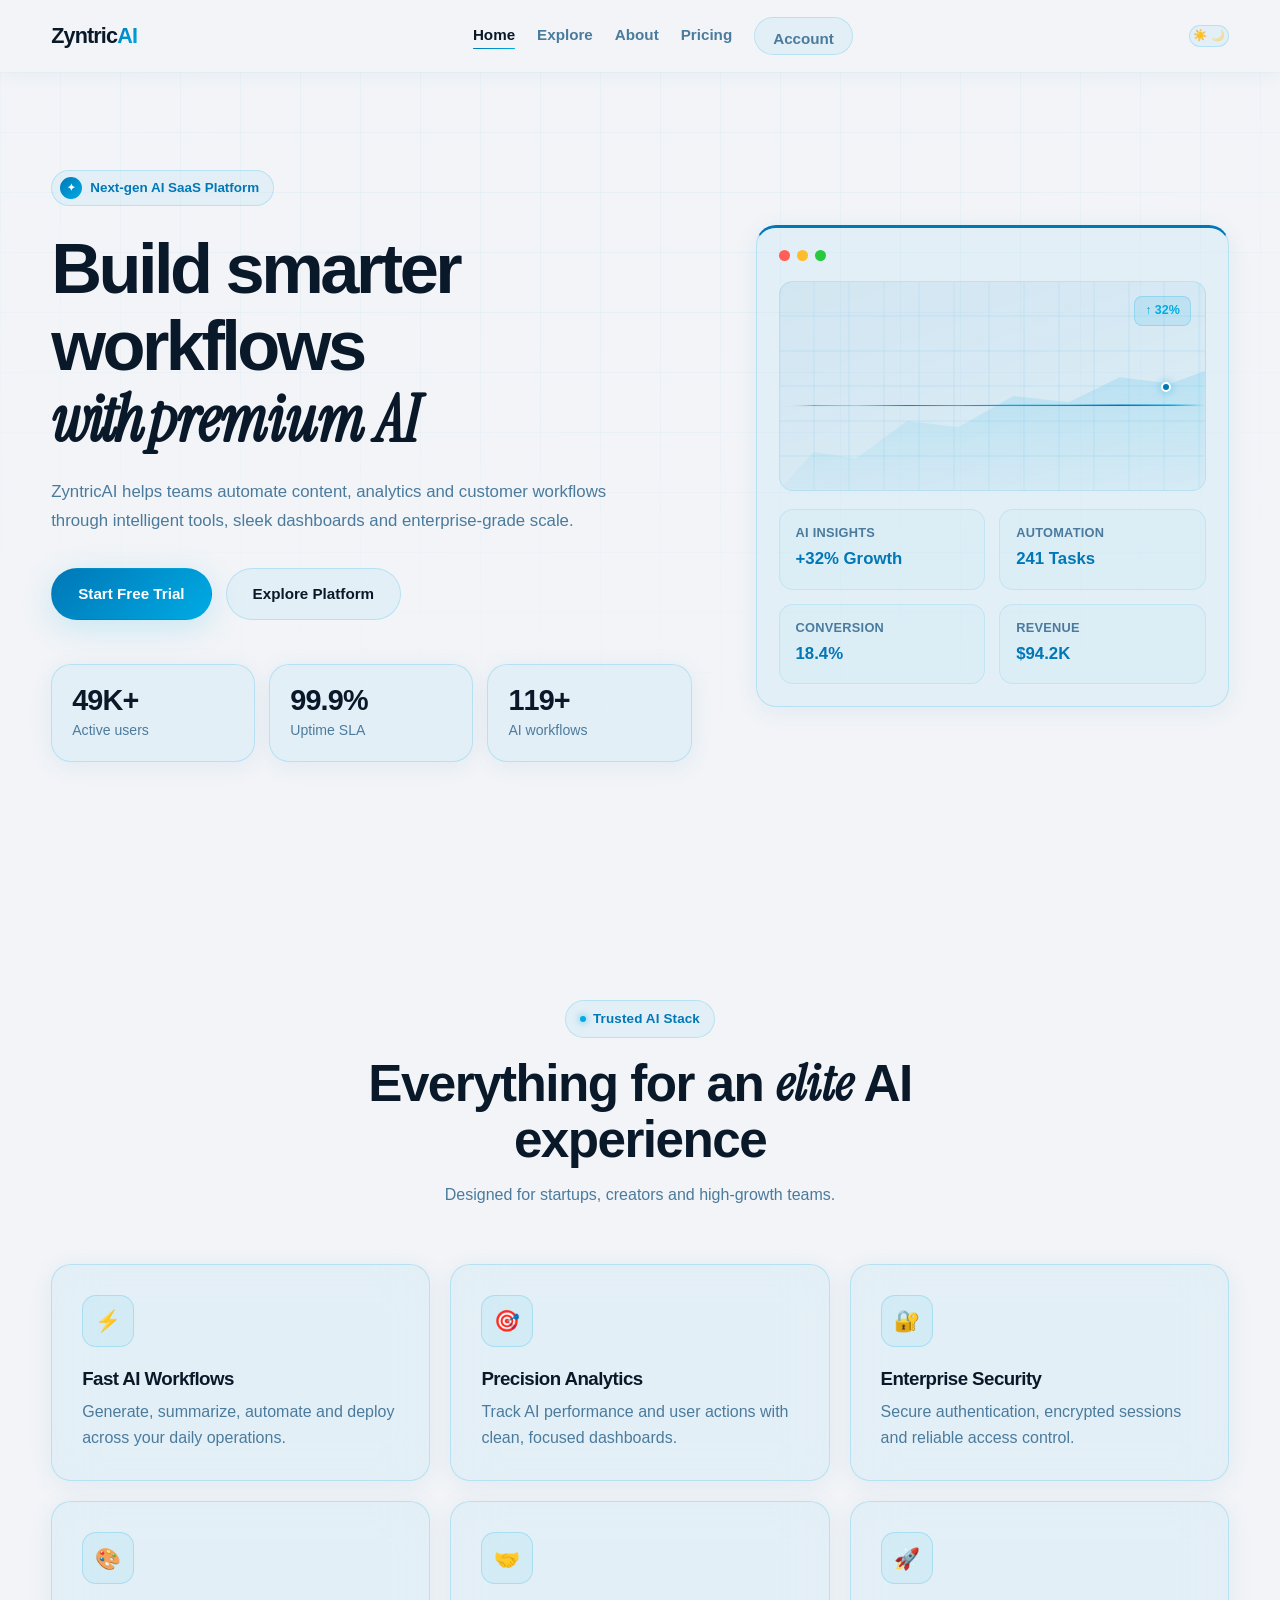
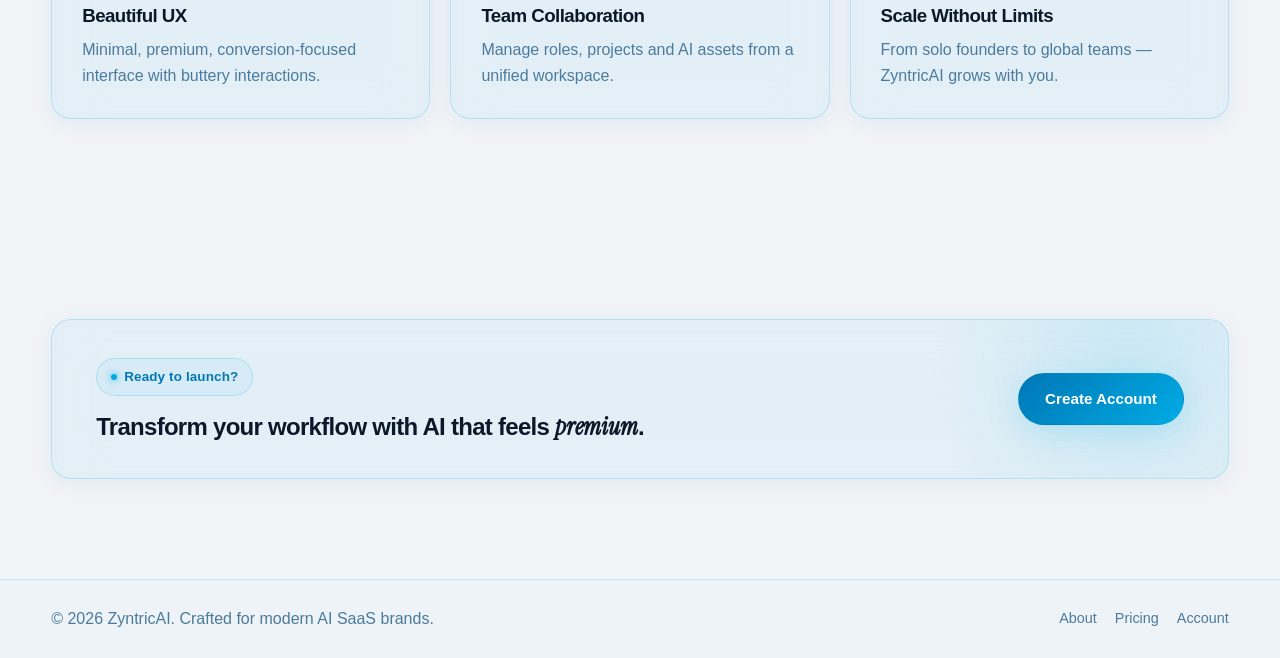
<file: index.html>
<!DOCTYPE html>
<html lang="en">
<head>
  <meta charset="UTF-8" />
  <meta name="viewport" content="width=device-width, initial-scale=1.0" />
  <title>ZyntricAI - AI SaaS Platform</title>
  <link rel="preconnect" href="https://fonts.googleapis.com">
  <link rel="preconnect" href="https://fonts.gstatic.com" crossorigin>
  <link href="https://fonts.googleapis.com/css2?family=Cabinet+Grotesk:wght@400;500;700;800;900&family=Instrument+Serif:ital@0;1&display=swap" rel="stylesheet">
  <link rel="stylesheet" href="css/common.css" />
  <link rel="stylesheet" href="css/home.css" />
</head>
<body>
      </div>

  <div class="bg-blur blur-1"></div>
  <div class="bg-blur blur-2"></div>

  <header class="header">
    <div class="container nav">
      <a href="index.html" class="logo">Zyntric<span>AI</span></a>
      <nav class="nav-links" id="navLinks">
        <a href="index.html" class="active">Home</a>
        <a href="explore.html">Explore</a>
        <a href="about.html">About</a>
        <a href="pricing.html">Pricing</a>
        <a href="account.html" class="btn btn-nav">Account</a>
      </nav>
      <button class="theme-toggle" id="themeToggle" onclick="toggleTheme()" aria-label="Toggle theme"></button>
      <button class="menu-toggle" id="menuToggle">☰</button>
    </div>
  </header>

  <main>
    <section class="hero section">
      <div class="container hero-grid">
        <div class="hero-content reveal">
          <div class="hero-eyebrow">
            <span class="dot">✦</span>
            Next-gen AI SaaS Platform
          </div>
          <h1>
            Build smarter workflows
            <span class="line2">with <em>premium AI</em></span>
          </h1>
          <p>ZyntricAI helps teams automate content, analytics and customer workflows through intelligent tools, sleek dashboards and enterprise-grade scale.</p>
          <div class="hero-actions">
            <a href="pricing.html" class="btn btn-primary">Start Free Trial</a>
            <a href="explore.html" class="btn btn-secondary">Explore Platform</a>
          </div>
          <div class="stats">
            <div class="stat-card">
              <h3 data-count="50" data-suffix="K+">50K+</h3>
              <p>Active users</p>
            </div>
            <div class="stat-card">
              <h3 data-count="99.9" data-suffix="%">99.9%</h3>
              <p>Uptime SLA</p>
            </div>
            <div class="stat-card">
              <h3 data-count="120" data-suffix="+">120+</h3>
              <p>AI workflows</p>
            </div>
          </div>
        </div>

        <div class="hero-visual reveal">
          <div class="dashboard-card floating">
            <div class="dash-top">
              <span></span><span></span><span></span>
            </div>
            <div class="chart-box">
              <div class="chart-line"></div>
              <span class="chart-label">↑ 32%</span>
            </div>
            <div class="mini-grid">
              <div class="mini-card">
                <h4>AI Insights</h4>
                <p>+32% Growth</p>
              </div>
              <div class="mini-card">
                <h4>Automation</h4>
                <p>241 Tasks</p>
              </div>
              <div class="mini-card">
                <h4>Conversion</h4>
                <p>18.4%</p>
              </div>
              <div class="mini-card">
                <h4>Revenue</h4>
                <p>$94.2K</p>
              </div>
            </div>
          </div>
        </div>
      </div>
    </section>

    <section class="section">
      <div class="container">
        <div class="section-head reveal">
          <span class="section-label">Trusted AI Stack</span>
          <h2>Everything for an <em>elite</em> AI experience</h2>
          <p>Designed for startups, creators and high-growth teams.</p>
        </div>
        <div class="feature-grid">
          <div class="feature-card reveal">
            <div class="icon">⚡</div>
            <h3>Fast AI Workflows</h3>
            <p>Generate, summarize, automate and deploy across your daily operations.</p>
          </div>
          <div class="feature-card reveal">
            <div class="icon">🎯</div>
            <h3>Precision Analytics</h3>
            <p>Track AI performance and user actions with clean, focused dashboards.</p>
          </div>
          <div class="feature-card reveal">
            <div class="icon">🔐</div>
            <h3>Enterprise Security</h3>
            <p>Secure authentication, encrypted sessions and reliable access control.</p>
          </div>
          <div class="feature-card reveal">
            <div class="icon">🎨</div>
            <h3>Beautiful UX</h3>
            <p>Minimal, premium, conversion-focused interface with buttery interactions.</p>
          </div>
          <div class="feature-card reveal">
            <div class="icon">🤝</div>
            <h3>Team Collaboration</h3>
            <p>Manage roles, projects and AI assets from a unified workspace.</p>
          </div>
          <div class="feature-card reveal">
            <div class="icon">🚀</div>
            <h3>Scale Without Limits</h3>
            <p>From solo founders to global teams — ZyntricAI grows with you.</p>
          </div>
        </div>
      </div>
    </section>

    <section class="section cta-section">
      <div class="container cta-box reveal">
        <div>
          <span class="section-label">Ready to launch?</span>
          <h2>Transform your workflow with AI that feels <em>premium</em>.</h2>
        </div>
        <a href="account.html" class="btn btn-primary">Create Account</a>
      </div>
    </section>
  </main>

  <footer class="footer">
    <div class="container footer-wrap">
      <p>© 2026 ZyntricAI. Crafted for modern AI SaaS brands.</p>
      <div class="footer-links">
        <a href="about.html">About</a>
        <a href="pricing.html">Pricing</a>
        <a href="account.html">Account</a>
      </div>
    </div>
  </footer>

  <script src="script.js"></script>
</body>
</html>
</file>
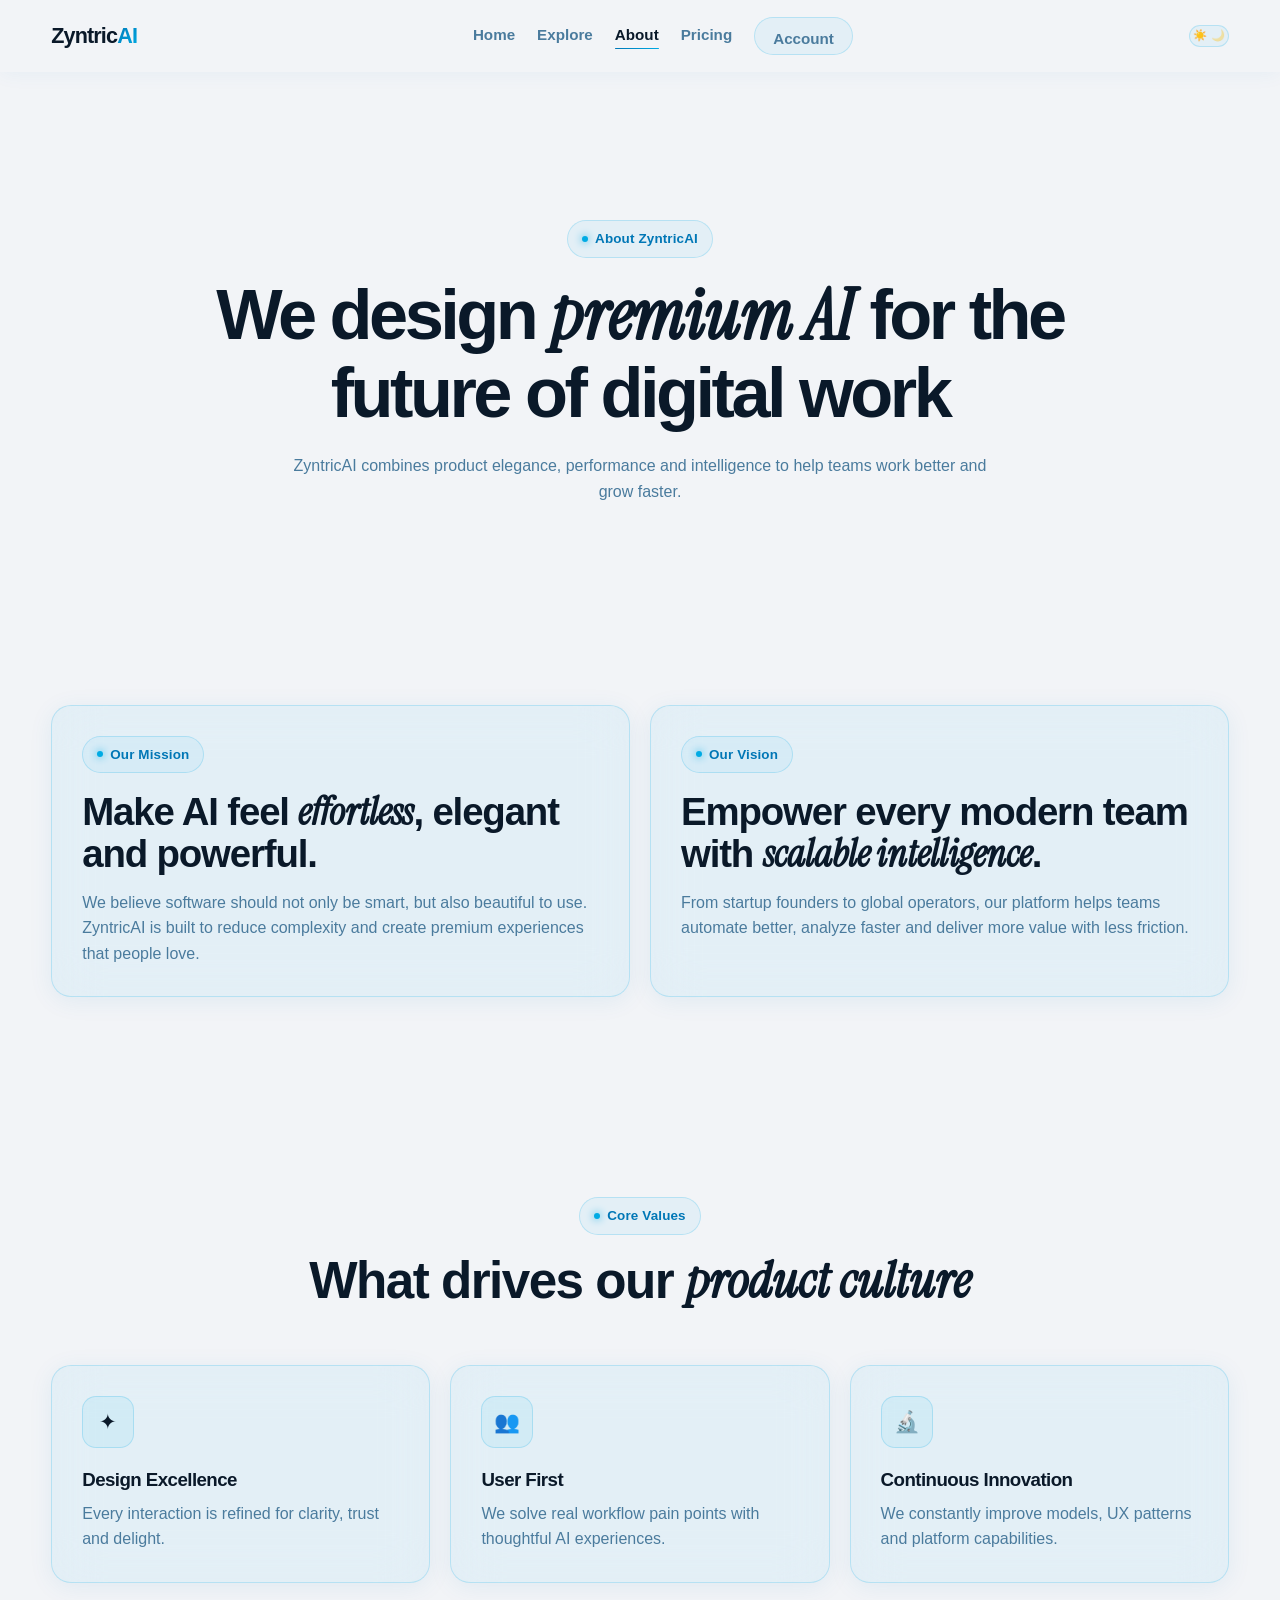
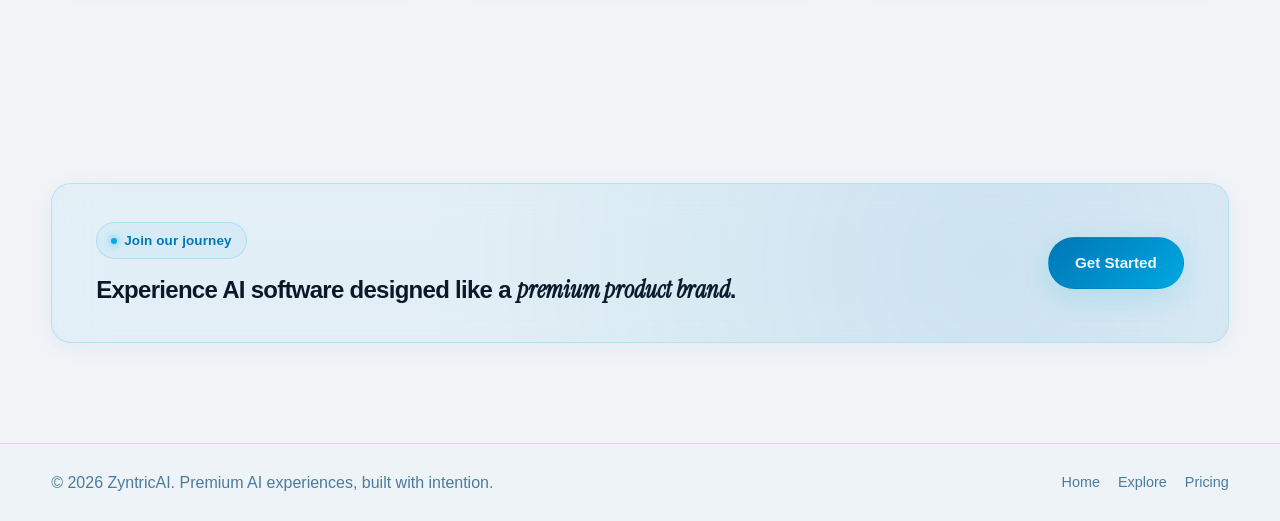
<file: about.html>
<!DOCTYPE html>
<html lang="en">
<head>
  <meta charset="UTF-8" />
  <meta name="viewport" content="width=device-width, initial-scale=1.0" />
  <title>About Us - ZyntricAI</title>
  <link rel="preconnect" href="https://fonts.googleapis.com">
  <link rel="preconnect" href="https://fonts.gstatic.com" crossorigin>
  <link href="https://fonts.googleapis.com/css2?family=Cabinet+Grotesk:wght@400;500;700;800;900&family=Instrument+Serif:ital@0;1&display=swap" rel="stylesheet">
  <link rel="stylesheet" href="css/common.css" />
  <link rel="stylesheet" href="css/about.css" />
</head>
<body>
      </div>

  <div class="bg-blur blur-1"></div>
  <div class="bg-blur blur-2"></div>

  <header class="header">
    <div class="container nav">
      <a href="index.html" class="logo">Zyntric<span>AI</span></a>
      <nav class="nav-links" id="navLinks">
        <a href="index.html">Home</a>
        <a href="explore.html">Explore</a>
        <a href="about.html" class="active">About</a>
        <a href="pricing.html">Pricing</a>
        <a href="account.html" class="btn btn-nav">Account</a>
      </nav>
      <button class="theme-toggle" id="themeToggle" onclick="toggleTheme()" aria-label="Toggle theme"></button>
      <button class="menu-toggle" id="menuToggle">☰</button>
    </div>
  </header>

  <main class="page-main">
    <section class="page-hero section">
      <div class="container reveal">
        <span class="badge">About ZyntricAI</span>
        <h1>We design <em>premium AI</em> for the future of digital work</h1>
        <p>ZyntricAI combines product elegance, performance and intelligence to help teams work better and grow faster.</p>
      </div>
    </section>

    <section class="section">
      <div class="container split-section">
        <div class="split-card reveal">
          <span class="section-label">Our Mission</span>
          <h2>Make AI feel <em>effortless</em>, elegant and powerful.</h2>
          <p>We believe software should not only be smart, but also beautiful to use. ZyntricAI is built to reduce complexity and create premium experiences that people love.</p>
        </div>
        <div class="split-card reveal">
          <span class="section-label">Our Vision</span>
          <h2>Empower every modern team with <em>scalable intelligence</em>.</h2>
          <p>From startup founders to global operators, our platform helps teams automate better, analyze faster and deliver more value with less friction.</p>
        </div>
      </div>
    </section>

    <section class="section">
      <div class="container">
        <div class="section-head reveal">
          <span class="section-label">Core Values</span>
          <h2>What drives our <em>product culture</em></h2>
        </div>
        <div class="cards-3">
          <div class="feature-card reveal">
            <div class="icon">✦</div>
            <h3>Design Excellence</h3>
            <p>Every interaction is refined for clarity, trust and delight.</p>
          </div>
          <div class="feature-card reveal">
            <div class="icon">👥</div>
            <h3>User First</h3>
            <p>We solve real workflow pain points with thoughtful AI experiences.</p>
          </div>
          <div class="feature-card reveal">
            <div class="icon">🔬</div>
            <h3>Continuous Innovation</h3>
            <p>We constantly improve models, UX patterns and platform capabilities.</p>
          </div>
        </div>
      </div>
    </section>

    <section class="section cta-section">
      <div class="container cta-box reveal">
        <div>
          <span class="section-label">Join our journey</span>
          <h2>Experience AI software designed like a <em>premium product brand</em>.</h2>
        </div>
        <a href="account.html" class="btn btn-primary">Get Started</a>
      </div>
    </section>
  </main>

  <footer class="footer">
    <div class="container footer-wrap">
      <p>© 2026 ZyntricAI. Premium AI experiences, built with intention.</p>
      <div class="footer-links">
        <a href="index.html">Home</a>
        <a href="explore.html">Explore</a>
        <a href="pricing.html">Pricing</a>
      </div>
    </div>
  </footer>

  <script src="script.js"></script>
</body>
</html>
</file>
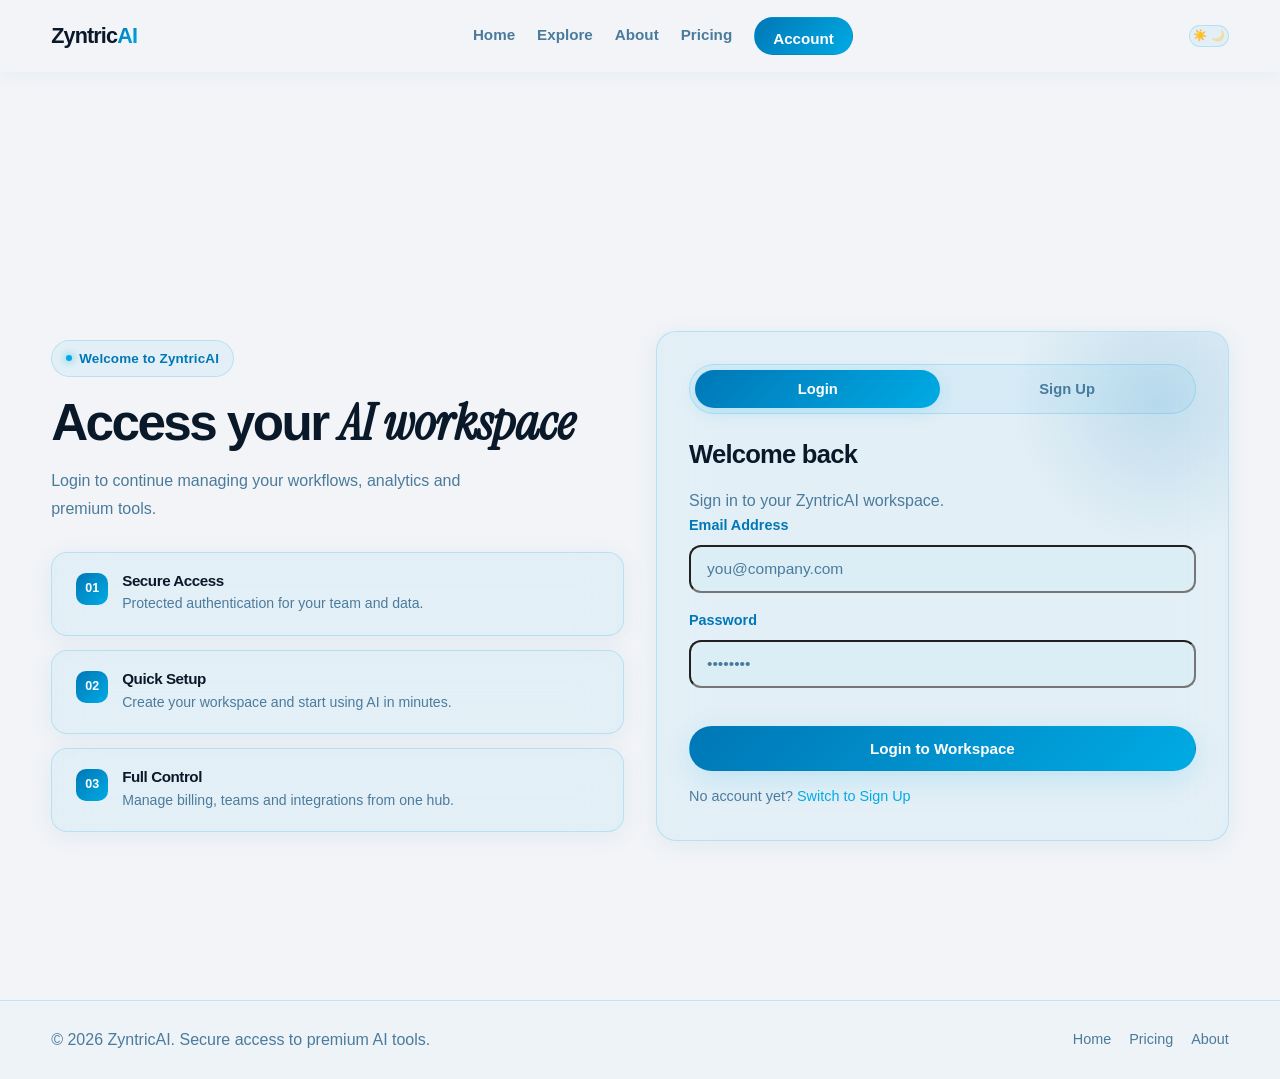
<file: account.html>
<!DOCTYPE html>
<html lang="en">
<head>
  <meta charset="UTF-8" />
  <meta name="viewport" content="width=device-width, initial-scale=1.0" />
  <title>Account - ZyntricAI</title>
  <link rel="preconnect" href="https://fonts.googleapis.com">
  <link rel="preconnect" href="https://fonts.gstatic.com" crossorigin>
  <link href="https://fonts.googleapis.com/css2?family=Cabinet+Grotesk:wght@400;500;700;800;900&family=Instrument+Serif:ital@0;1&display=swap" rel="stylesheet">
  <link rel="stylesheet" href="css/common.css" />
  <link rel="stylesheet" href="css/account.css" />
</head>
<body>
      </div>

  <div class="bg-blur blur-1"></div>
  <div class="bg-blur blur-2"></div>

  <header class="header">
    <div class="container nav">
      <a href="index.html" class="logo">Zyntric<span>AI</span></a>
      <nav class="nav-links" id="navLinks">
        <a href="index.html">Home</a>
        <a href="explore.html">Explore</a>
        <a href="about.html">About</a>
        <a href="pricing.html">Pricing</a>
        <a href="account.html" class="btn btn-nav active-btn">Account</a>
      </nav>
      <button class="theme-toggle" id="themeToggle" onclick="toggleTheme()" aria-label="Toggle theme"></button>
      <button class="menu-toggle" id="menuToggle">☰</button>
    </div>
  </header>

  <main class="page-main">
    <section class="section account-section">
      <div class="container account-wrap">
        <div class="account-info reveal">
          <span class="badge">Welcome to ZyntricAI</span>
          <h1>Access your <em>AI workspace</em></h1>
          <p>Login to continue managing your workflows, analytics and premium tools.</p>
          <div class="account-points">
            <div class="point-card">
              <div class="point-num">01</div>
              <div>
                <h4>Secure Access</h4>
                <p>Protected authentication for your team and data.</p>
              </div>
            </div>
            <div class="point-card">
              <div class="point-num">02</div>
              <div>
                <h4>Quick Setup</h4>
                <p>Create your workspace and start using AI in minutes.</p>
              </div>
            </div>
            <div class="point-card">
              <div class="point-num">03</div>
              <div>
                <h4>Full Control</h4>
                <p>Manage billing, teams and integrations from one hub.</p>
              </div>
            </div>
          </div>
        </div>

        <div class="auth-card reveal">
          <div class="auth-tabs">
            <button class="tab-btn active" data-tab="login">Login</button>
            <button class="tab-btn" data-tab="signup">Sign Up</button>
          </div>
          <div class="auth-content">
            <form id="login" class="auth-form active-form">
              <h2>Welcome back</h2>
              <p>Sign in to your ZyntricAI workspace.</p>
              <div class="input-group">
                <label>Email Address</label>
                <input type="email" placeholder="you@company.com" required />
              </div>
              <div class="input-group">
                <label>Password</label>
                <input type="password" placeholder="••••••••" required />
              </div>
              <button type="submit" class="btn btn-primary full-btn">Login to Workspace</button>
              <p class="form-text">No account yet? <a href="#">Switch to Sign Up</a></p>
            </form>

            <form id="signup" class="auth-form">
              <h2>Create account</h2>
              <p>Start your free ZyntricAI workspace today.</p>
              <div class="input-group">
                <label>Full Name</label>
                <input type="text" placeholder="Your full name" required />
              </div>
              <div class="input-group">
                <label>Email Address</label>
                <input type="email" placeholder="you@company.com" required />
              </div>
              <div class="input-group">
                <label>Password</label>
                <input type="password" placeholder="Create a strong password" required />
              </div>
              <button type="submit" class="btn btn-primary full-btn">Create Account</button>
              <p class="form-text">Already have an account? <a href="#">Switch to Login</a></p>
            </form>
          </div>
        </div>
      </div>
    </section>
  </main>

  <footer class="footer">
    <div class="container footer-wrap">
      <p>© 2026 ZyntricAI. Secure access to premium AI tools.</p>
      <div class="footer-links">
        <a href="index.html">Home</a>
        <a href="pricing.html">Pricing</a>
        <a href="about.html">About</a>
      </div>
    </div>
  </footer>

  <script src="script.js"></script>
</body>
</html>
</file>
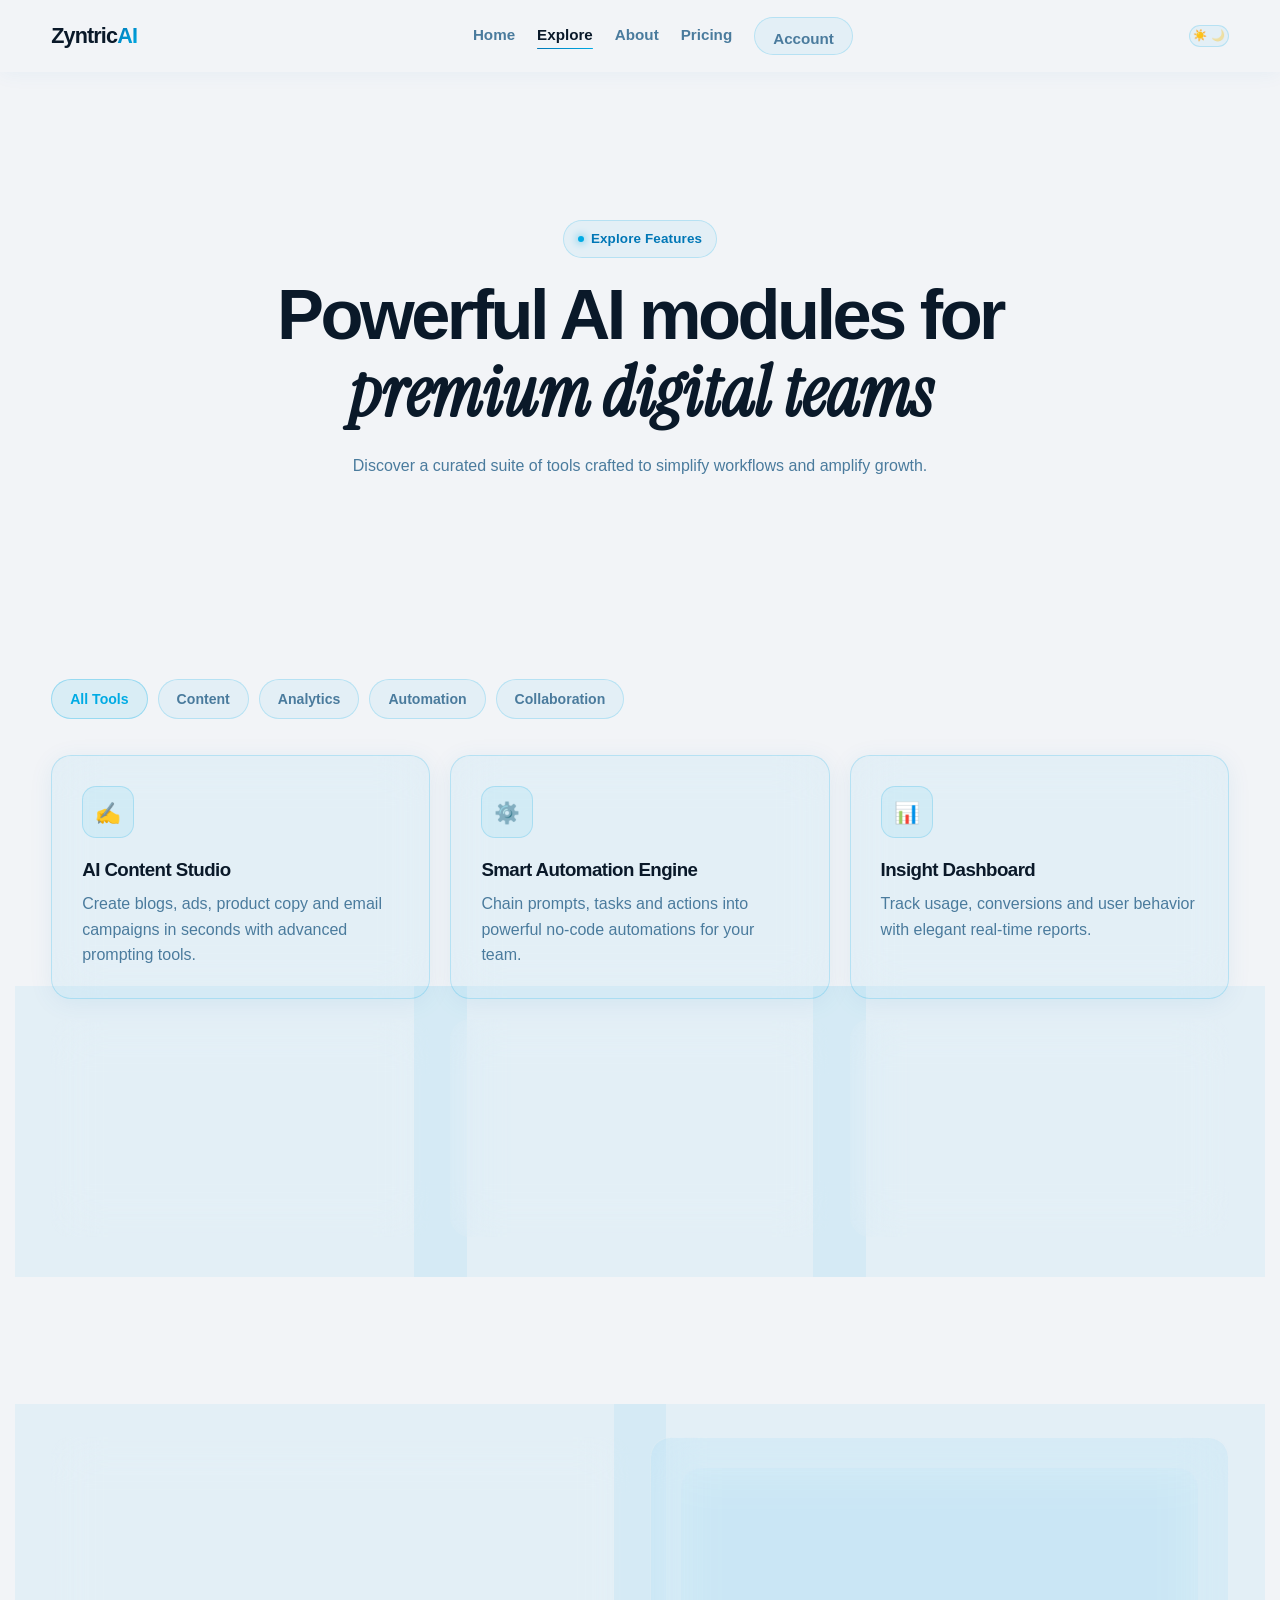
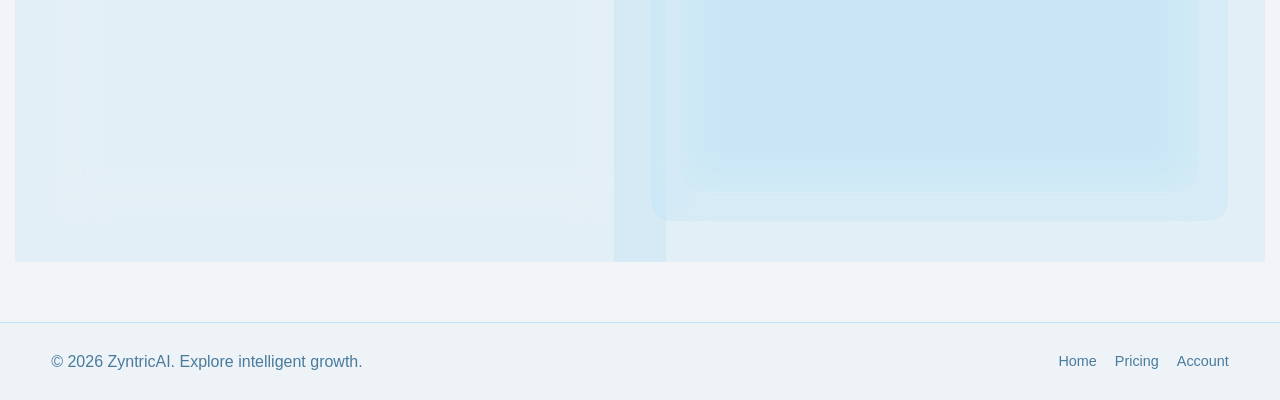
<file: explore.html>
<!DOCTYPE html>
<html lang="en">
<head>
  <meta charset="UTF-8" />
  <meta name="viewport" content="width=device-width, initial-scale=1.0" />
  <title>Explore - ZyntricAI</title>
  <link rel="preconnect" href="https://fonts.googleapis.com">
  <link rel="preconnect" href="https://fonts.gstatic.com" crossorigin>
  <link href="https://fonts.googleapis.com/css2?family=Cabinet+Grotesk:wght@400;500;700;800;900&family=Instrument+Serif:ital@0;1&display=swap" rel="stylesheet">
  <link rel="stylesheet" href="css/common.css" />
  <link rel="stylesheet" href="css/explore.css" />
</head>
<body>
      </div>

  <div class="bg-blur blur-1"></div>
  <div class="bg-blur blur-2"></div>

  <header class="header">
    <div class="container nav">
      <a href="index.html" class="logo">Zyntric<span>AI</span></a>
      <nav class="nav-links" id="navLinks">
        <a href="index.html">Home</a>
        <a href="explore.html" class="active">Explore</a>
        <a href="about.html">About</a>
        <a href="pricing.html">Pricing</a>
        <a href="account.html" class="btn btn-nav">Account</a>
      </nav>
      <button class="theme-toggle" id="themeToggle" onclick="toggleTheme()" aria-label="Toggle theme"></button>
      <button class="menu-toggle" id="menuToggle">☰</button>
    </div>
  </header>

  <main class="page-main">
    <section class="page-hero section">
      <div class="container reveal">
        <span class="badge">Explore Features</span>
        <h1>Powerful AI modules for <em>premium digital teams</em></h1>
        <p>Discover a curated suite of tools crafted to simplify workflows and amplify growth.</p>
      </div>
    </section>

    <section class="section">
      <div class="container">
        <div class="category-chips reveal">
          <span class="chip active">All Tools</span>
          <span class="chip">Content</span>
          <span class="chip">Analytics</span>
          <span class="chip">Automation</span>
          <span class="chip">Collaboration</span>
        </div>
        <div class="cards-3">
          <div class="feature-card reveal">
            <div class="icon">✍️</div>
            <h3>AI Content Studio</h3>
            <p>Create blogs, ads, product copy and email campaigns in seconds with advanced prompting tools.</p>
          </div>
          <div class="feature-card reveal">
            <div class="icon">⚙️</div>
            <h3>Smart Automation Engine</h3>
            <p>Chain prompts, tasks and actions into powerful no-code automations for your team.</p>
          </div>
          <div class="feature-card reveal">
            <div class="icon">📊</div>
            <h3>Insight Dashboard</h3>
            <p>Track usage, conversions and user behavior with elegant real-time reports.</p>
          </div>
          <div class="feature-card reveal">
            <div class="icon">👥</div>
            <h3>Team Workspace</h3>
            <p>Collaborate with multi-user roles, project spaces and shared prompt libraries.</p>
          </div>
          <div class="feature-card reveal">
            <div class="icon">🔗</div>
            <h3>API Integrations</h3>
            <p>Connect CRMs, marketing stacks and internal systems through modern APIs.</p>
          </div>
          <div class="feature-card reveal">
            <div class="icon">🎨</div>
            <h3>Brand Customization</h3>
            <p>Fine-tune colors, logos and AI behaviors to match your premium brand identity.</p>
          </div>
        </div>
      </div>
    </section>

    <section class="section">
      <div class="container split-section">
        <div class="split-card reveal">
          <span class="section-label">Why Teams Love ZyntricAI</span>
          <h2>Built for speed, elegance and <em>intelligent scale</em>.</h2>
          <ul class="styled-list">
            <li>Modern UI with premium polish</li>
            <li>Lightning-fast user flows</li>
            <li>Secure team collaboration</li>
            <li>Flexible integrations and APIs</li>
            <li>Conversion-first product thinking</li>
          </ul>
        </div>
        <div class="split-card glow-card reveal">
          <div class="glass-panel">
            <h3>AI Command Center</h3>
            <p>Manage prompts, users, automations, billing and analytics from a sleek control hub.</p>
            <div class="progress-group">
              <div class="progress-item">
                <div class="progress-header">
                  <span>Workflow Efficiency</span>
                  <span class="progress-val">88%</span>
                </div>
                <div class="progress"><div style="width:88%"></div></div>
              </div>
              <div class="progress-item">
                <div class="progress-header">
                  <span>Conversion Rate</span>
                  <span class="progress-val">72%</span>
                </div>
                <div class="progress"><div style="width:72%"></div></div>
              </div>
              <div class="progress-item">
                <div class="progress-header">
                  <span>User Satisfaction</span>
                  <span class="progress-val">93%</span>
                </div>
                <div class="progress"><div style="width:93%"></div></div>
              </div>
            </div>
          </div>
        </div>
      </div>
    </section>
  </main>

  <footer class="footer">
    <div class="container footer-wrap">
      <p>© 2026 ZyntricAI. Explore intelligent growth.</p>
      <div class="footer-links">
        <a href="index.html">Home</a>
        <a href="pricing.html">Pricing</a>
        <a href="account.html">Account</a>
      </div>
    </div>
  </footer>

  <script src="script.js"></script>
</body>
</html>
</file>
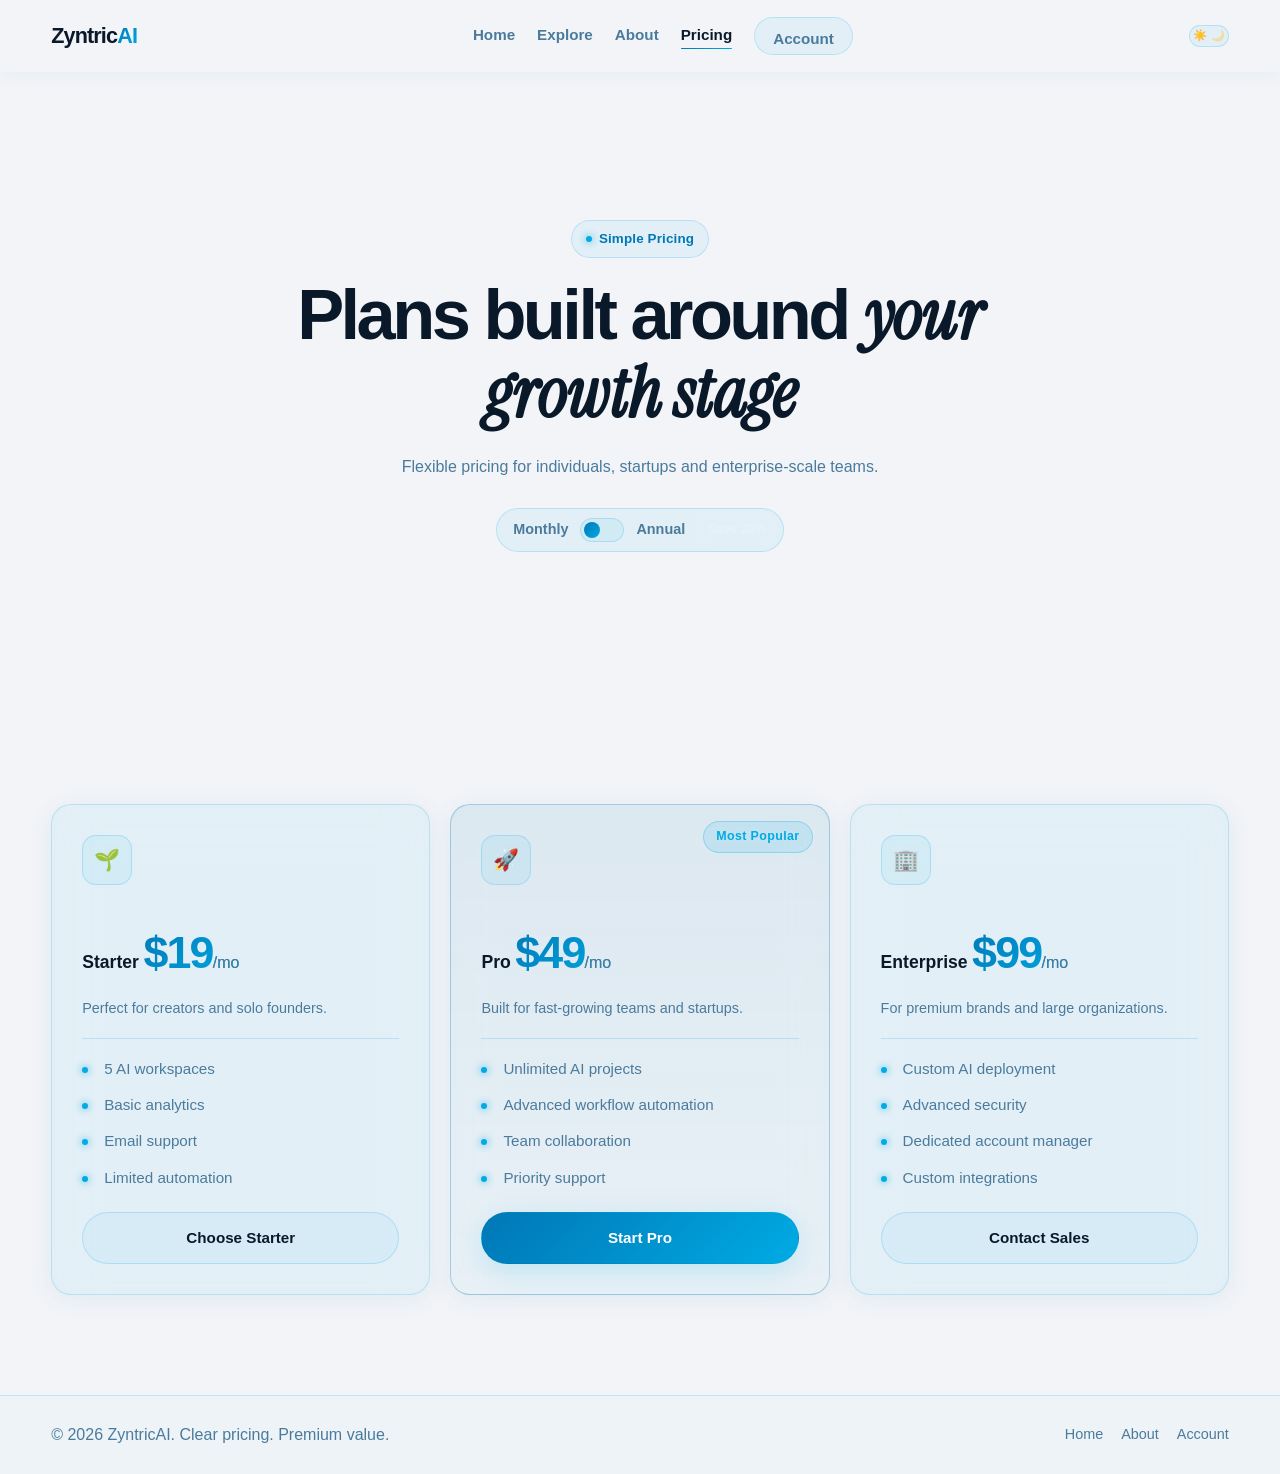
<file: pricing.html>
<!DOCTYPE html>
<html lang="en">
<head>
  <meta charset="UTF-8" />
  <meta name="viewport" content="width=device-width, initial-scale=1.0" />
  <title>Pricing - ZyntricAI</title>
  <link rel="preconnect" href="https://fonts.googleapis.com">
  <link rel="preconnect" href="https://fonts.gstatic.com" crossorigin>
  <link href="https://fonts.googleapis.com/css2?family=Cabinet+Grotesk:wght@400;500;700;800;900&family=Instrument+Serif:ital@0;1&display=swap" rel="stylesheet">
  <link rel="stylesheet" href="css/common.css" />
  <link rel="stylesheet" href="css/pricing.css" />
</head>
<body>
      </div>

  <div class="bg-blur blur-1"></div>
  <div class="bg-blur blur-2"></div>

  <header class="header">
    <div class="container nav">
      <a href="index.html" class="logo">Zyntric<span>AI</span></a>
      <nav class="nav-links" id="navLinks">
        <a href="index.html">Home</a>
        <a href="explore.html">Explore</a>
        <a href="about.html">About</a>
        <a href="pricing.html" class="active">Pricing</a>
        <a href="account.html" class="btn btn-nav">Account</a>
      </nav>
      <button class="theme-toggle" id="themeToggle" onclick="toggleTheme()" aria-label="Toggle theme"></button>
      <button class="menu-toggle" id="menuToggle">☰</button>
    </div>
  </header>

  <main class="page-main">
    <section class="page-hero section">
      <div class="container reveal">
        <span class="badge">Simple Pricing</span>
        <h1>Plans built around <em>your growth stage</em></h1>
        <p>Flexible pricing for individuals, startups and enterprise-scale teams.</p>
        <div style="margin-top:28px; display:flex; justify-content:center;">
          <div class="pricing-toggle reveal">
            Monthly
            <div class="toggle-pill" id="billingToggle"></div>
            Annual <span class="save-badge">Save 20%</span>
          </div>
        </div>
      </div>
    </section>

    <section class="section">
      <div class="container pricing-grid">
        <div class="pricing-card reveal">
          <div class="icon">🌱</div>
          <span class="plan-name">Starter</span>
          <div class="price" data-monthly="$19" data-yearly="$15">$19<span>/mo</span></div>
          <p class="plan-desc">Perfect for creators and solo founders.</p>
          <div class="plan-divider"></div>
          <ul class="styled-list">
            <li>5 AI workspaces</li>
            <li>Basic analytics</li>
            <li>Email support</li>
            <li>Limited automation</li>
          </ul>
          <a href="account.html" class="btn btn-secondary full-btn">Choose Starter</a>
        </div>

        <div class="pricing-card featured reveal">
          <div class="popular-tag">Most Popular</div>
          <div class="icon">🚀</div>
          <span class="plan-name">Pro</span>
          <div class="price" data-monthly="$49" data-yearly="$39">$49<span>/mo</span></div>
          <p class="plan-desc">Built for fast-growing teams and startups.</p>
          <div class="plan-divider"></div>
          <ul class="styled-list">
            <li>Unlimited AI projects</li>
            <li>Advanced workflow automation</li>
            <li>Team collaboration</li>
            <li>Priority support</li>
          </ul>
          <a href="account.html" class="btn btn-primary full-btn">Start Pro</a>
        </div>

        <div class="pricing-card reveal">
          <div class="icon">🏢</div>
          <span class="plan-name">Enterprise</span>
          <div class="price" data-monthly="$99" data-yearly="$79">$99<span>/mo</span></div>
          <p class="plan-desc">For premium brands and large organizations.</p>
          <div class="plan-divider"></div>
          <ul class="styled-list">
            <li>Custom AI deployment</li>
            <li>Advanced security</li>
            <li>Dedicated account manager</li>
            <li>Custom integrations</li>
          </ul>
          <a href="account.html" class="btn btn-secondary full-btn">Contact Sales</a>
        </div>
      </div>
    </section>
  </main>

  <footer class="footer">
    <div class="container footer-wrap">
      <p>© 2026 ZyntricAI. Clear pricing. Premium value.</p>
      <div class="footer-links">
        <a href="index.html">Home</a>
        <a href="about.html">About</a>
        <a href="account.html">Account</a>
      </div>
    </div>
  </footer>

  <script src="script.js"></script>
</body>
</html>
</file>
<file: css/common.css>
@import url('https://fonts.googleapis.com/css2?family=Cabinet+Grotesk:wght@400;500;700;800;900&family=Instrument+Serif:ital@0;1&display=swap');

/* ============================================
   CSS Variables & Root Styles
   ============================================ */

:root {
  --bg: #F2F4F7;
  --bg-soft: #E8ECF2;
  --panel: rgba(0, 171, 228, 0.06);
  --panel-strong: rgba(0, 171, 228, 0.12);
  --border: rgba(0, 171, 228, 0.2);
  --border-hover: rgba(0, 119, 182, 0.45);
  --text: #0A1929;
  --muted: #4A7B9D;
  --primary: #0077B6;
  --secondary: #00ABE4;
  --accent: #E9F1FA;
  --gradient: linear-gradient(135deg, #0077B6 0%, #00ABE4 100%);
  --glow-p: rgba(0, 119, 182, 0.2);
  --glow-s: rgba(0, 171, 228, 0.18);
  --shadow: 0 4px 24px rgba(0, 119, 182, 0.08);
  --radius: 20px;
  --radius-sm: 14px;
  --container: 1200px;
  --ease: cubic-bezier(0.16, 1, 0.3, 1);
}

/* ============================================
   Reset & Base Styles
   ============================================ */

*,
*::before,
*::after {
  margin: 0;
  padding: 0;
  box-sizing: border-box;
}

html {
  scroll-behavior: smooth;
}

body {
  background: #F2F4F7;
  color: var(--text);
  font-family: 'Cabinet Grotesk', sans-serif;
  overflow-x: hidden;
  line-height: 1.6;
}

h1,
h2,
h3,
h4 {
  font-family: 'Cabinet Grotesk', sans-serif;
  line-height: 1.1;
  letter-spacing: -0.03em;
}

h1 em,
h2 em {
  font-family: 'Instrument Serif', serif;
  font-style: italic;
  letter-spacing: 0;
}

a {
  text-decoration: none;
  color: inherit;
}

ul {
  list-style: none;
}

img {
  max-width: 100%;
  display: block;
}

/* ============================================
   Layout Classes
   ============================================ */

.container {
  width: min(92%, var(--container));
  margin: 0 auto;
}

.section {
  padding: 100px 0;
}

.page-main {
  padding-top: 100px;
}

/* ============================================
   Background Noise Effect
   ============================================ */

body::before {
  display: none;
}

/* ============================================
   Header & Navigation
   ============================================ */

.header {
  position: sticky;
  top: 0;
  z-index: 9999;
  background: #F2F4F7;
  box-shadow: 0 1px 20px rgba(0, 119, 182, 0.06);
}

.nav {
  height: 72px;
  display: flex;
  align-items: center;
  justify-content: space-between;
}

.logo {
  font-family: 'Cabinet Grotesk', sans-serif;
  font-size: 1.35rem;
  font-weight: 900;
  letter-spacing: -0.04em;
}

.logo span {
  background: var(--gradient);
  -webkit-background-clip: text;
  -webkit-text-fill-color: transparent;
}

.nav-links {
  display: flex;
  align-items: center;
  gap: 22px;
}

.nav-links a {
  color: var(--muted);
  font-weight: 600;
  font-size: 0.95rem;
  transition: color 0.25s;
  position: relative;
  padding-bottom: 2px;
}

.nav-links a::after {
  content: '';
  position: absolute;
  bottom: 0;
  left: 0;
  width: 0;
  height: 1.5px;
  background: var(--gradient);
  border-radius: 99px;
  transition: width 0.3s var(--ease);
}

.nav-links a:hover,
.nav-links a.active {
  color: var(--text);
}

.nav-links a:hover::after,
.nav-links a.active::after {
  width: 100%;
}

.menu-toggle {
  display: none;
  background: transparent;
  border: none;
  color: #fff;
  font-size: 1.6rem;
  cursor: pointer;
}

/* ============================================
   Button Styles
   ============================================ */

.btn {
  display: inline-flex;
  align-items: center;
  justify-content: center;
  border-radius: 999px;
  padding: 13px 26px;
  font-weight: 700;
  font-size: 0.95rem;
  transition: all 0.35s var(--ease);
  border: 1px solid transparent;
  cursor: pointer;
  position: relative;
  overflow: hidden;
}

.btn::after {
  content: '';
  position: absolute;
  inset: 0;
  background: rgba(255, 255, 255, 0.1);
  opacity: 0;
  transition: opacity 0.25s;
  border-radius: inherit;
}

.btn:hover::after {
  opacity: 1;
}

.btn:hover {
  transform: translateY(-3px);
}

.btn:active {
  transform: translateY(-1px);
}

.btn-primary {
  background: var(--gradient);
  color: #FFFFFF;
  box-shadow: 0 8px 32px var(--glow-s);
}

.btn-primary:hover {
  box-shadow: 0 12px 40px var(--glow-s), 0 0 60px var(--glow-p);
}

.btn-secondary {
  background: var(--panel);
  border: 1px solid var(--border);
  color: var(--text);
}

.btn-secondary:hover {
  border-color: var(--border-hover);
}

.btn-nav {
  padding: 9px 18px;
  font-size: 0.88rem;
  background: var(--panel);
  border: 1px solid var(--border);
}

.active-btn {
  background: var(--gradient) !important;
  color: #fff !important;
  border-color: transparent !important;
}

/* ============================================
   Badges & Labels
   ============================================ */

.badge,
.section-label {
  display: inline-flex;
  align-items: center;
  gap: 7px;
  padding: 7px 14px;
  border-radius: 999px;
  background: var(--panel);
  border: 1px solid var(--border);
  color: var(--primary);
  font-size: 0.84rem;
  font-weight: 600;
  margin-bottom: 18px;
  letter-spacing: 0.01em;
}

.badge::before,
.section-label::before {
  content: '';
  width: 6px;
  height: 6px;
  border-radius: 50%;
  background: var(--secondary);
  box-shadow: 0 0 8px var(--secondary);
  animation: pulse-dot 2s ease infinite;
}

@keyframes pulse-dot {
  0%,
  100% {
    opacity: 1;
    transform: scale(1);
  }

  50% {
    opacity: 0.5;
    transform: scale(0.7);
  }
}

.gradient-text {
  background: var(--gradient);
  -webkit-background-clip: text;
  -webkit-text-fill-color: transparent;
}

/* ============================================
   Section Head
   ============================================ */

.section-head {
  text-align: center;
  max-width: 700px;
  margin: 0 auto 56px;
}

.section-head h2 {
  font-size: clamp(2rem, 4vw, 3.2rem);
  margin-bottom: 14px;
}

.section-head p,
.page-hero p,
.feature-card p,
.split-card p,
.pricing-card p,
.auth-form p,
.footer p,
.footer-links a {
  color: var(--muted);
}

/* ============================================
   Page Hero
   ============================================ */

.page-hero {
  padding-top: 48px;
  text-align: center;
}

.page-hero .container {
  max-width: 860px;
}

.page-hero h1 {
  font-size: clamp(2.8rem, 5.5vw, 5.2rem);
  margin-bottom: 22px;
  letter-spacing: -0.05em;
}

/* ============================================
   Card Components
   ============================================ */

.feature-card,
.split-card,
.pricing-card,
.cta-box,
.auth-card,
.point-card,
.dashboard-card,
.glass-panel,
.stat-card {
  background: var(--panel);
  border: 1px solid var(--border);
  border-radius: var(--radius);
  box-shadow: var(--shadow);
  backdrop-filter: blur(24px);
  transition: border-color 0.35s var(--ease), transform 0.35s var(--ease), box-shadow 0.35s var(--ease);
}

.feature-card,
.pricing-card,
.split-card {
  padding: 30px;
}

.feature-card:hover,
.pricing-card:hover,
.split-card:hover,
.point-card:hover {
  transform: translateY(-8px);
  border-color: var(--border-hover);
  box-shadow: 0 30px 80px rgba(0, 119, 182, 0.12), 0 0 0 1px var(--border-hover);
}

.feature-card h3,
.pricing-card h3 {
  margin-bottom: 10px;
}

.feature-card .icon {
  width: 52px;
  height: 52px;
  display: grid;
  place-items: center;
  border-radius: 14px;
  background: rgba(0, 171, 228, 0.08);
  border: 1px solid var(--border);
  font-size: 1.3rem;
  margin-bottom: 22px;
  transition: transform 0.35s var(--ease);
}

.feature-card:hover .icon {
  transform: scale(1.1) rotate(-5deg);
}

/* ============================================
   Grid Layouts
   ============================================ */

.cards-3,
.pricing-grid {
  display: grid;
  grid-template-columns: repeat(3, 1fr);
  gap: 20px;
}

.feature-grid {
  display: grid;
  grid-template-columns: repeat(3, 1fr);
  gap: 20px;
}

.split-section {
  display: grid;
  grid-template-columns: 1fr 1fr;
  gap: 20px;
  align-items: stretch;
}

/* ============================================
   Styled List
   ============================================ */

.styled-list {
  margin-top: 18px;
  display: grid;
  gap: 12px;
}

.styled-list li {
  position: relative;
  padding-left: 22px;
  color: var(--muted);
  font-size: 0.95rem;
}

.styled-list li::before {
  content: '';
  position: absolute;
  left: 0;
  top: 10px;
  width: 6px;
  height: 6px;
  border-radius: 50%;
  background: var(--secondary);
  box-shadow: 0 0 8px var(--secondary);
}

.full-btn {
  width: 100%;
  margin-top: 22px;
}

/* ============================================
   Footer
   ============================================ */

.footer {
  border-top: 1px solid var(--border);
  padding: 26px 0;
  background: rgba(0, 171, 228, 0.02);
}

.footer-wrap {
  display: flex;
  justify-content: space-between;
  gap: 20px;
  align-items: center;
  flex-wrap: wrap;
}

.footer-links {
  display: flex;
  gap: 18px;
}

.footer-links a {
  font-size: 0.9rem;
  transition: color 0.25s;
}

.footer-links a:hover {
  color: var(--text);
}

/* ============================================
   Ambient Background Effects
   ============================================ */

.bg-blur {
  display: none;
}

.blur-1 {
  width: 500px;
  height: 500px;
  background: radial-gradient(circle, rgba(0, 119, 182, 0.22), transparent 70%);
  top: -100px;
  left: -150px;
  animation: ambient1 18s ease-in-out infinite;
}

.blur-2 {
  width: 600px;
  height: 600px;
  background: radial-gradient(circle, rgba(0, 171, 228, 0.13), transparent 70%);
  bottom: -100px;
  right: -200px;
  animation: ambient2 22s ease-in-out infinite;
}

@keyframes ambient1 {
  0%,
  100% {
    transform: translate(0, 0) scale(1);
  }

  50% {
    transform: translate(60px, -40px) scale(1.1);
  }
}

@keyframes ambient2 {
  0%,
  100% {
    transform: translate(0, 0) scale(1);
  }

  50% {
    transform: translate(-50px, 30px) scale(1.08);
  }
}

/* ============================================
   Animations & Transitions
   ============================================ */

.reveal {
  opacity: 0;
  transform: translateY(28px);
  transition: opacity 0.7s var(--ease), transform 0.7s var(--ease);
}

.reveal.show {
  opacity: 1;
  transform: translateY(0);
}

.floating {
  animation: floatCard 6s ease-in-out infinite;
}

@keyframes floatCard {
  0%,
  100% {
    transform: translateY(0);
  }

  50% {
    transform: translateY(-14px);
  }
}

@keyframes fadeUp {
  from {
    opacity: 0;
    transform: translateY(16px);
  }

  to {
    opacity: 1;
    transform: translateY(0);
  }
}

/* ============================================
   Responsive Design - Tablet
   ============================================ */

@media (max-width: 1024px) {
  .feature-grid,
  .cards-3,
  .pricing-grid,
  .split-section {
    grid-template-columns: 1fr;
  }
}

/* ============================================
   Responsive Design - Mobile
   ============================================ */

@media (max-width: 768px) {
  .nav-links {
    position: absolute;
    top: 72px;
    right: 4%;
    width: 220px;
    flex-direction: column;
    align-items: flex-start;
    background: rgba(255, 255, 255, 0.97);
    border: 1px solid var(--border);
    padding: 18px;
    border-radius: 16px;
    gap: 14px;
    opacity: 0;
    visibility: hidden;
    transform: translateY(10px);
    transition: 0.3s var(--ease);
  }

  .nav-links.open {
    opacity: 1;
    visibility: visible;
    transform: translateY(0);
  }

  .menu-toggle {
    display: block;
  }

  .btn {
    width: 100%;
  }

  .page-hero h1 {
    letter-spacing: -0.04em;
  }
}
/* ============================================
   Dark Theme
   ============================================ */

[data-theme="dark"] {
  --bg: #04101e;
  --bg-soft: #071628;
  --panel: rgba(233, 241, 250, 0.05);
  --panel-strong: rgba(233, 241, 250, 0.09);
  --border: rgba(0, 171, 228, 0.16);
  --border-hover: rgba(0, 171, 228, 0.4);
  --text: #E9F1FA;
  --muted: #7aaac8;
  --shadow: 0 4px 24px rgba(0, 0, 0, 0.4);
}

[data-theme="dark"] body {
  background: #04101e;
}

[data-theme="dark"] .header {
  background: rgba(4, 16, 30, 0.96) !important;
}

[data-theme="dark"] .nav-links {
  background: transparent;
}

[data-theme="dark"] .feature-card,
[data-theme="dark"] .split-card,
[data-theme="dark"] .pricing-card,
[data-theme="dark"] .cta-box,
[data-theme="dark"] .auth-card,
[data-theme="dark"] .point-card,
[data-theme="dark"] .dashboard-card,
[data-theme="dark"] .glass-panel,
[data-theme="dark"] .stat-card {
  background: rgba(233, 241, 250, 0.05);
}

[data-theme="dark"] .footer {
  background: rgba(0, 171, 228, 0.02);
}

[data-theme="dark"] .nav-links a {
  color: var(--muted);
}

[data-theme="dark"] .nav-links a:hover,
[data-theme="dark"] .nav-links a.active {
  color: var(--text);
}

/* ============================================
   Theme Toggle Button
   ============================================ */

.theme-toggle {
  width: 40px;
  height: 22px;
  border-radius: 999px;
  background: var(--panel);
  border: 1px solid var(--border);
  position: relative;
  cursor: pointer;
  transition: background 0.3s, border-color 0.3s;
  flex-shrink: 0;
}

.theme-toggle::before {
  content: '☀️';
  position: absolute;
  left: 3px;
  top: 50%;
  transform: translateY(-50%);
  font-size: 0.7rem;
  line-height: 1;
  transition: opacity 0.3s;
}

.theme-toggle::after {
  content: '🌙';
  position: absolute;
  right: 3px;
  top: 50%;
  transform: translateY(-50%);
  font-size: 0.7rem;
  line-height: 1;
  opacity: 0.4;
  transition: opacity 0.3s;
}

[data-theme="dark"] .theme-toggle::before {
  opacity: 0.4;
}

[data-theme="dark"] .theme-toggle::after {
  opacity: 1;
}

[data-theme="dark"] .theme-toggle {
  background: rgba(0, 171, 228, 0.15);
  border-color: rgba(0, 171, 228, 0.3);
}
</file>
<file: css/home.css>
/* ============================================
   Hero Section
   ============================================ */

.hero {
  padding-top: 60px;
  min-height: calc(100vh - 72px);
  display: flex;
  align-items: center;
  position: relative;
}

.hero::before {
  content: '';
  position: absolute;
  inset: 0;
  background-image:
    linear-gradient(rgba(0, 171, 228, 0.04) 1px, transparent 1px),
    linear-gradient(90deg, rgba(0, 171, 228, 0.04) 1px, transparent 1px);
  background-size: 60px 60px;
  mask-image: radial-gradient(ellipse 80% 80% at 50% 0%, black 40%, transparent 100%);
  pointer-events: none;
}

.hero-grid {
  display: grid;
  grid-template-columns: 1.15fr 0.85fr;
  gap: 64px;
  align-items: center;
}

/* ============================================
   Hero Eyebrow (Badge)
   ============================================ */

.hero-eyebrow {
  display: inline-flex;
  align-items: center;
  gap: 8px;
  padding: 6px 14px 6px 8px;
  background: var(--panel);
  border: 1px solid var(--border);
  border-radius: 999px;
  font-size: 0.84rem;
  font-weight: 600;
  color: var(--primary);
  margin-bottom: 24px;
  animation: fadeUp 0.6s var(--ease) both;
}

.hero-eyebrow .dot {
  width: 22px;
  height: 22px;
  border-radius: 50%;
  background: var(--gradient);
  display: grid;
  place-items: center;
  font-size: 0.65rem;
  color: #FFFFFF;
  font-weight: 900;
}

/* ============================================
   Hero Content
   ============================================ */

.hero-content h1 {
  font-size: clamp(3rem, 5.5vw, 5.6rem);
  margin-bottom: 24px;
  letter-spacing: -0.05em;
  animation: fadeUp 0.7s 0.1s var(--ease) both;
}

.hero-content h1 .line2 {
  display: block;
  font-family: 'Instrument Serif', serif;
  font-style: italic;
  font-size: 0.9em;
}

.hero-content > p {
  color: var(--muted);
  max-width: 560px;
  font-size: 1.05rem;
  line-height: 1.7;
  animation: fadeUp 0.7s 0.2s var(--ease) both;
}

.hero-actions {
  display: flex;
  gap: 14px;
  margin: 32px 0 44px;
  flex-wrap: wrap;
  animation: fadeUp 0.7s 0.3s var(--ease) both;
}

/* ============================================
   Stats Section
   ============================================ */

.stats {
  display: grid;
  grid-template-columns: repeat(3, 1fr);
  gap: 14px;
  animation: fadeUp 0.7s 0.4s var(--ease) both;
}

.stat-card {
  padding: 20px;
  cursor: none;
}

.stat-card:hover {
  transform: translateY(-8px);
  border-color: rgba(0, 171, 228, 0.35);
  box-shadow: 0 20px 50px rgba(0, 171, 228, 0.12), 0 0 30px rgba(0, 119, 182, 0.1);
}

.stat-card h3 {
  font-size: 1.8rem;
  transition: color 0.3s;
}

.stat-card:hover h3 {
  color: var(--secondary);
}

.stat-card p {
  color: var(--muted);
  font-size: 0.88rem;
  margin-top: 2px;
}

/* ============================================
   Hero Visual & Dashboard Card
   ============================================ */

.hero-visual {
  position: relative;
  animation: fadeUp 0.8s 0.2s var(--ease) both;
}

.dashboard-card {
  padding: 22px;
  min-height: 480px;
  position: relative;
  overflow: hidden;
}

.dashboard-card::before {
  content: '';
  position: absolute;
  inset: -1px;
  border-radius: inherit;
  background: var(--gradient);
  opacity: 0;
  transition: opacity 0.5s;
  z-index: -1;
}

.dashboard-card:hover::before {
  opacity: 0.15;
}

/* ============================================
   Dashboard Top Controls
   ============================================ */

.dash-top {
  display: flex;
  gap: 7px;
  margin-bottom: 20px;
}

.dash-top span {
  width: 11px;
  height: 11px;
  border-radius: 50%;
  background: rgba(255, 255, 255, 0.15);
}

.dash-top span:nth-child(1) {
  background: #ff5f57;
}

.dash-top span:nth-child(2) {
  background: #febc2e;
}

.dash-top span:nth-child(3) {
  background: #28c840;
}

/* ============================================
   Chart Styles
   ============================================ */

.chart-box {
  height: 210px;
  border-radius: 14px;
  background: linear-gradient(180deg, rgba(0, 119, 182, 0.22), rgba(0, 171, 228, 0.06));
  position: relative;
  overflow: hidden;
  border: 1px solid rgba(0, 171, 228, 0.1);
  margin-bottom: 18px;
}

.chart-line {
  position: absolute;
  inset: 0;
  background:
    linear-gradient(transparent 93%, rgba(0, 171, 228, 0.06) 93%),
    linear-gradient(90deg, transparent 94%, rgba(0, 171, 228, 0.05) 94%);
  background-size: 100% 35px, 35px 100%;
}

.chart-line::after {
  content: '';
  position: absolute;
  left: 4%;
  bottom: 22%;
  width: 90%;
  height: 2px;
  background: linear-gradient(90deg, #E9F1FA, #00ABE4, #0077B6);
  box-shadow: 0 0 24px rgba(0, 171, 228, 0.6);
  transform: skewY(-8deg);
  border-radius: 999px;
}

.chart-label {
  position: absolute;
  top: 14px;
  right: 14px;
  background: rgba(0, 171, 228, 0.12);
  border: 1px solid rgba(0, 171, 228, 0.22);
  border-radius: 8px;
  padding: 4px 10px;
  font-size: 0.78rem;
  font-weight: 700;
  color: var(--secondary);
}

/* ============================================
   Mini Grid Cards
   ============================================ */

.mini-grid {
  display: grid;
  grid-template-columns: repeat(2, 1fr);
  gap: 14px;
}

.mini-card {
  padding: 16px;
  border-radius: 14px;
  background: rgba(0, 171, 228, 0.05);
  border: 1px solid rgba(0, 171, 228, 0.1);
  transition: border-color 0.3s, background 0.3s;
}

.mini-card:hover {
  border-color: rgba(233, 241, 250, 0.25);
  background: rgba(233, 241, 250, 0.05);
}

.mini-card h4 {
  font-size: 0.85rem;
  color: var(--muted);
  margin-bottom: 6px;
  font-weight: 500;
}

.mini-card p {
  color: var(--accent);
  font-weight: 800;
  font-size: 1.1rem;
}

/* ============================================
   CTA Section
   ============================================ */

.cta-section .cta-box {
  padding: 38px 44px;
  display: flex;
  justify-content: space-between;
  align-items: center;
  gap: 20px;
  position: relative;
  overflow: hidden;
}

.cta-section .cta-box::before {
  content: '';
  position: absolute;
  width: 400px;
  height: 400px;
  border-radius: 50%;
  background: radial-gradient(circle, rgba(0, 171, 228, 0.12), transparent 70%);
  right: -100px;
  top: -150px;
  pointer-events: none;
}

/* ============================================
   Responsive Design - Tablet
   ============================================ */

@media (max-width: 1024px) {
  .hero-grid,
  .stats {
    grid-template-columns: 1fr;
  }

  .cta-section .cta-box {
    flex-direction: column;
    align-items: flex-start;
  }
}

/* ============================================
   Responsive Design - Mobile
   ============================================ */

@media (max-width: 768px) {
  .hero-content h1 {
    letter-spacing: -0.04em;
  }

  .hero-actions {
    flex-direction: column;
    align-items: stretch;
  }

  .mini-grid {
    grid-template-columns: 1fr;
  }
}
/* ============================================
   Dashboard Card — Improved
   ============================================ */

.dashboard-card {
  padding: 22px;
  min-height: 480px;
  position: relative;
  overflow: hidden;
  border-top: 3px solid #0077B6;
}

.dashboard-card::after {
  display: none;
}

.chart-box {
  background: linear-gradient(160deg, rgba(0, 119, 182, 0.08) 0%, rgba(0, 171, 228, 0.03) 100%);
  border: 1px solid rgba(0, 171, 228, 0.15);
  position: relative;
}

/* Fake bar chart inside chart-box */
.chart-line::before {
  content: '';
  position: absolute;
  bottom: 0;
  left: 0;
  right: 0;
  height: 60%;
  background: linear-gradient(180deg, rgba(0, 171, 228, 0.15), rgba(0, 171, 228, 0.03));
  clip-path: polygon(0% 100%, 8% 70%, 18% 75%, 30% 45%, 42% 50%, 55% 25%, 68% 30%, 80% 10%, 92% 15%, 100% 5%, 100% 100%);
}

.chart-line::after {
  content: '';
  position: absolute;
  left: 0;
  bottom: 40%;
  width: 100%;
  height: 2px;
  background: linear-gradient(90deg, transparent 0%, #0077B6 8%, #00ABE4 55%, #0077B6 80%, #00ABE4 92%, transparent 100%);
  box-shadow: 0 0 12px rgba(0, 171, 228, 0.5);
  clip-path: polygon(0% 100%, 8% 60%, 18% 65%, 30% 35%, 42% 40%, 55% 15%, 68% 20%, 80% 0%, 92% 5%, 100% 0%, 100% 100%);
  transform: none;
  border-radius: 0;
}

/* Chart dots */
.chart-box::after {
  content: '';
  position: absolute;
  width: 10px;
  height: 10px;
  border-radius: 50%;
  background: #0077B6;
  border: 2px solid #fff;
  box-shadow: 0 0 10px rgba(0, 171, 228, 0.6);
  right: 8%;
  bottom: calc(40% + 14px);
}

.mini-card {
  background: rgba(0, 171, 228, 0.04);
  border: 1px solid rgba(0, 171, 228, 0.12);
  transition: all 0.3s var(--ease);
}

.mini-card:hover {
  background: rgba(0, 171, 228, 0.09);
  border-color: rgba(0, 171, 228, 0.28);
  transform: translateY(-2px);
}

.mini-card h4 {
  color: var(--muted);
  font-size: 0.8rem;
  font-weight: 600;
  letter-spacing: 0.02em;
  text-transform: uppercase;
}

.mini-card p {
  color: var(--primary);
  font-weight: 800;
  font-size: 1.05rem;
}

/* Dark mode dashboard overrides */
[data-theme="dark"] .mini-card p {
  color: var(--secondary);
}

[data-theme="dark"] .chart-box {
  background: linear-gradient(160deg, rgba(0, 119, 182, 0.18) 0%, rgba(0, 171, 228, 0.06) 100%);
}
</file>
<file: css/about.css>
/* ============================================
   Page Hero Override
   ============================================ */

.page-hero p {
  max-width: 720px;
  margin: 0 auto;
}

/* ============================================
   Split Card Component
   ============================================ */

.split-card {
  position: relative;
  overflow: hidden;
}

.split-card::after {
  content: '';
  position: absolute;
  top: 0;
  left: 0;
  right: 0;
  height: 1px;
  background: var(--gradient);
  opacity: 0;
  transition: opacity 0.4s;
}

.split-card:hover::after {
  opacity: 1;
}

.split-card h2 {
  font-size: clamp(1.8rem, 3vw, 2.6rem);
  margin-bottom: 14px;
}

/* ============================================
   Value Icon
   ============================================ */

.value-icon {
  width: 48px;
  height: 48px;
  display: grid;
  place-items: center;
  border-radius: 14px;
  background: rgba(0, 171, 228, 0.07);
  border: 1px solid var(--border);
  font-size: 1.3rem;
  margin-bottom: 18px;
  transition: transform 0.35s var(--ease), background 0.35s;
}

.split-card:hover .value-icon {
  transform: rotate(-8deg) scale(1.1);
  background: rgba(0, 171, 228, 0.15);
  border-color: rgba(0, 171, 228, 0.3);
}

/* ============================================
   CTA Section Box
   ============================================ */

.cta-section .cta-box {
  padding: 38px 44px;
  display: flex;
  justify-content: space-between;
  align-items: center;
  gap: 20px;
  position: relative;
  overflow: hidden;
}

.cta-section .cta-box::after {
  content: '';
  position: absolute;
  inset: 0;
  background: radial-gradient(circle at 80% 50%, rgba(0, 119, 182, 0.1), transparent 60%);
  pointer-events: none;
}

/* ============================================
   Responsive Design - Tablet
   ============================================ */

@media (max-width: 1024px) {
  .cta-section .cta-box {
    flex-direction: column;
    align-items: flex-start;
  }
}
</file>
<file: css/account.css>
/* ============================================
   Account Section
   ============================================ */

.account-section {
  min-height: calc(100vh - 72px);
  display: flex;
  align-items: center;
}

/* ============================================
   Account Wrapper Layout
   ============================================ */

.account-wrap {
  display: grid;
  grid-template-columns: 1fr 1fr;
  gap: 32px;
  align-items: center;
}

/* ============================================
   Account Information
   ============================================ */

.account-info h1 {
  font-size: clamp(2.4rem, 4vw, 4.2rem);
  margin-bottom: 16px;
  letter-spacing: -0.05em;
}

.account-info > p {
  color: var(--muted);
  max-width: 420px;
  line-height: 1.7;
}

/* ============================================
   Account Points Grid
   ============================================ */

.account-points {
  margin-top: 30px;
  display: grid;
  gap: 14px;
}

/* ============================================
   Point Card
   ============================================ */

.point-card {
  padding: 20px 24px;
  background: var(--panel);
  border: 1px solid var(--border);
  border-radius: 16px;
  display: flex;
  align-items: flex-start;
  gap: 14px;
  transition: 0.35s var(--ease);
}

.point-card:hover {
  border-color: var(--border-hover);
  transform: translateX(8px);
}

/* ============================================
   Point Number Badge
   ============================================ */

.point-num {
  width: 32px;
  height: 32px;
  flex-shrink: 0;
  border-radius: 10px;
  background: var(--gradient);
  display: grid;
  place-items: center;
  font-size: 0.78rem;
  font-weight: 900;
  color: #FFFFFF;
}

.point-card h4 {
  font-size: 0.95rem;
  margin-bottom: 3px;
}

.point-card p {
  font-size: 0.88rem;
  color: var(--muted);
}

/* ============================================
   Auth Card
   ============================================ */

.auth-card {
  padding: 32px;
  position: relative;
  overflow: hidden;
}

.auth-card::before {
  content: '';
  position: absolute;
  width: 300px;
  height: 300px;
  border-radius: 50%;
  background: radial-gradient(circle, rgba(0, 119, 182, 0.15), transparent 70%);
  top: -80px;
  right: -80px;
  pointer-events: none;
}

/* ============================================
   Authentication Tabs
   ============================================ */

.auth-tabs {
  display: flex;
  background: rgba(0, 171, 228, 0.06);
  border: 1px solid var(--border);
  border-radius: 999px;
  padding: 5px;
  margin-bottom: 26px;
  gap: 4px;
}

.tab-btn {
  flex: 1;
  padding: 11px 16px;
  border: none;
  background: transparent;
  color: var(--muted);
  border-radius: 999px;
  cursor: none;
  font-weight: 700;
  font-size: 0.92rem;
  transition: 0.3s var(--ease);
}

.tab-btn.active {
  background: var(--gradient);
  color: #FFFFFF;
  box-shadow: 0 4px 20px var(--glow-s);
}

/* ============================================
   Auth Form
   ============================================ */

.auth-form {
  display: none;
  animation: fadeUp 0.45s var(--ease);
}

.auth-form.active-form {
  display: block;
}

.auth-form h2 {
  margin-bottom: 20px;
  font-size: 1.6rem;
}

/* ============================================
   Input Group
   ============================================ */

.input-group {
  display: grid;
  gap: 8px;
  margin-bottom: 16px;
}

.input-group label {
  font-size: 0.9rem;
  color: var(--primary);
  font-weight: 600;
}

.input-group input {
  width: 100%;
  padding: 13px 16px;
  background: rgba(0, 171, 228, 0.04);
  border-radius: 12px;
  font-size: 0.97rem;
  font-family: 'Cabinet Grotesk', sans-serif;
  transition: 0.3s var(--ease);
}

.input-group input:focus {
  border-color: rgba(0, 171, 228, 0.45);
  box-shadow: 0 0 0 4px rgba(0, 171, 228, 0.09);
  background: rgba(0, 171, 228, 0.06);
}

.input-group input::placeholder {
  color: var(--muted);
}

/* ============================================
   Form Text & Links
   ============================================ */

.form-text {
  margin-top: 14px;
  font-size: 0.9rem;
  color: var(--muted);
}

.form-text a {
  color: var(--secondary);
  transition: opacity 0.2s;
}

.form-text a:hover {
  opacity: 0.8;
}

/* ============================================
   Responsive Design - Tablet
   ============================================ */

@media (max-width: 1024px) {
  .account-wrap {
    grid-template-columns: 1fr;
  }
}

/* ============================================
   Responsive Design - Mobile
   ============================================ */

@media (max-width: 768px) {
  .account-info h1 {
    letter-spacing: -0.04em;
  }

  .tab-btn {
    cursor: auto;
  }
}
</file>
<file: css/explore.css>
/* ============================================
   Page Hero Override
   ============================================ */

.page-hero p {
  max-width: 680px;
  margin: 0 auto;
}

/* ============================================
   Glow Card Component
   ============================================ */

.glow-card {
  position: relative;
  overflow: hidden;
  transition: 0.35s var(--ease);
}

.glow-card:hover {
  border-color: rgba(0, 171, 228, 0.3);
}

.glow-card::before {
  content: '';
  position: absolute;
  width: 320px;
  height: 320px;
  border-radius: 50%;
  background: radial-gradient(circle, rgba(0, 171, 228, 0.15), transparent 70%);
  top: -80px;
  right: -80px;
  transition: opacity 0.5s;
}

.glow-card:hover::before {
  opacity: 1.5;
}

/* ============================================
   Glass Panel
   ============================================ */

.glass-panel {
  padding: 28px;
  height: 100%;
}

/* ============================================
   Progress Section
   ============================================ */

.progress-group {
  margin-top: 24px;
  display: grid;
  gap: 20px;
}

.progress-item {
  /* Progress item container */
}

.progress-header {
  display: flex;
  justify-content: space-between;
  margin-bottom: 10px;
}

.progress-item span {
  color: #dbe7f6;
  font-size: 0.9rem;
  font-weight: 600;
}

.progress-val {
  color: var(--secondary);
  font-weight: 700;
  font-size: 0.9rem;
}

/* ============================================
   Progress Bar
   ============================================ */

.progress {
  height: 10px;
  border-radius: 999px;
  background: rgba(0, 171, 228, 0.08);
  overflow: hidden;
  border: 1px solid rgba(0, 171, 228, 0.1);
}

.progress div {
  height: 100%;
  border-radius: inherit;
  background: var(--gradient);
  position: relative;
  animation: progressFill 1.2s var(--ease) both;
  transform-origin: left;
}

.progress div::after {
  content: '';
  position: absolute;
  right: 0;
  top: 50%;
  transform: translateY(-50%);
  width: 14px;
  height: 14px;
  border-radius: 50%;
  background: #fff;
  box-shadow: 0 0 10px var(--secondary);
}

@keyframes progressFill {
  from {
    clip-path: inset(0 100% 0 0);
  }

  to {
    clip-path: inset(0 0% 0 0);
  }
}

/* ============================================
   Category Chips
   ============================================ */

.category-chips {
  display: flex;
  flex-wrap: wrap;
  gap: 10px;
  margin-bottom: 36px;
}

.chip {
  padding: 8px 18px;
  border-radius: 999px;
  background: var(--panel);
  border: 1px solid var(--border);
  font-size: 0.88rem;
  font-weight: 600;
  color: var(--muted);
  cursor: none;
  transition: 0.25s var(--ease);
}

.chip:hover,
.chip.active {
  background: rgba(0, 171, 228, 0.1);
  border-color: rgba(0, 171, 228, 0.3);
  color: var(--secondary);
}
</file>
<file: css/pricing.css>
/* ============================================
   Page Hero Override
   ============================================ */

.page-hero p {
  max-width: 680px;
  margin: 0 auto;
}

/* ============================================
   Pricing Toggle
   ============================================ */

.pricing-toggle {
  display: inline-flex;
  align-items: center;
  gap: 12px;
  background: var(--panel);
  border: 1px solid var(--border);
  border-radius: 999px;
  padding: 6px 6px 6px 16px;
  margin-bottom: 52px;
  font-size: 0.9rem;
  font-weight: 600;
  color: var(--muted);
}

/* ============================================
   Toggle Pill (Switch)
   ============================================ */

.toggle-pill {
  position: relative;
  width: 44px;
  height: 24px;
  background: rgba(0, 171, 228, 0.08);
  border-radius: 999px;
  cursor: none;
  transition: background 0.3s;
  border: 1px solid var(--border);
}

.toggle-pill::after {
  content: '';
  position: absolute;
  top: 3px;
  left: 3px;
  width: 16px;
  height: 16px;
  border-radius: 50%;
  background: var(--gradient);
  transition: transform 0.3s var(--ease);
}

.toggle-pill.on {
  background: rgba(0, 171, 228, 0.12);
  border-color: rgba(0, 171, 228, 0.35);
}

.toggle-pill.on::after {
  transform: translateX(20px);
}

/* ============================================
   Save Badge
   ============================================ */

.save-badge {
  padding: 4px 10px;
  border-radius: 999px;
  background: rgba(233, 241, 250, 0.1);
  border: 1px solid rgba(233, 241, 250, 0.2);
  color: var(--accent);
  font-size: 0.78rem;
  font-weight: 700;
}

/* ============================================
   Pricing Card
   ============================================ */

.pricing-card {
  position: relative;
  cursor: none;
}

.pricing-card:hover {
  transform: translateY(-10px);
  border-color: rgba(0, 171, 228, 0.3);
  box-shadow: 0 30px 80px rgba(0, 171, 228, 0.1), 0 0 0 1px rgba(0, 171, 228, 0.18);
}

.pricing-card .icon {
  width: 50px;
  height: 50px;
  display: grid;
  place-items: center;
  border-radius: 14px;
  background: rgba(0, 171, 228, 0.08);
  border: 1px solid var(--border);
  font-size: 1.3rem;
  margin-bottom: 18px;
  transition: transform 0.35s var(--ease);
}

.pricing-card:hover .icon {
  transform: scale(1.1) rotate(-5deg);
}

/* ============================================
   Price Display
   ============================================ */

.price {
  font-size: 2.8rem;
  font-family: 'Cabinet Grotesk', sans-serif;
  font-weight: 900;
  letter-spacing: -0.04em;
  margin: 14px 0 8px;
  background: var(--gradient);
  -webkit-background-clip: text;
  -webkit-text-fill-color: transparent;
  display: inline-block;
}

.price span {
  font-size: 1rem;
  font-weight: 500;
  background: none;
  -webkit-text-fill-color: var(--muted);
  letter-spacing: 0;
}

/* ============================================
   Plan Information
   ============================================ */

.plan-name {
  font-size: 1.1rem;
  font-weight: 700;
  color: var(--text);
}

.plan-desc {
  color: var(--muted);
  font-size: 0.9rem;
  margin-bottom: 6px;
}

/* ============================================
   Featured Plan
   ============================================ */

.featured {
  border-color: rgba(0, 119, 182, 0.3);
  background: linear-gradient(180deg, rgba(0, 119, 182, 0.09), rgba(0, 171, 228, 0.04));
}

.featured:hover {
  border-color: rgba(0, 171, 228, 0.4);
  box-shadow: 0 30px 80px rgba(0, 119, 182, 0.18), 0 0 60px rgba(0, 171, 228, 0.1);
}

/* ============================================
   Popular Tag
   ============================================ */

.popular-tag {
  position: absolute;
  top: 16px;
  right: 16px;
  padding: 5px 12px;
  border-radius: 999px;
  font-size: 0.78rem;
  font-weight: 700;
  background: rgba(0, 171, 228, 0.12);
  color: var(--secondary);
  border: 1px solid rgba(0, 171, 228, 0.28);
  letter-spacing: 0.03em;
}

/* ============================================
   Plan Divider
   ============================================ */

.plan-divider {
  height: 1px;
  background: var(--border);
  margin: 18px 0;
}

/* ============================================
   Responsive Design - Tablet
   ============================================ */

@media (max-width: 1024px) {
  .pricing-toggle {
    margin-bottom: 36px;
  }
}
</file>
